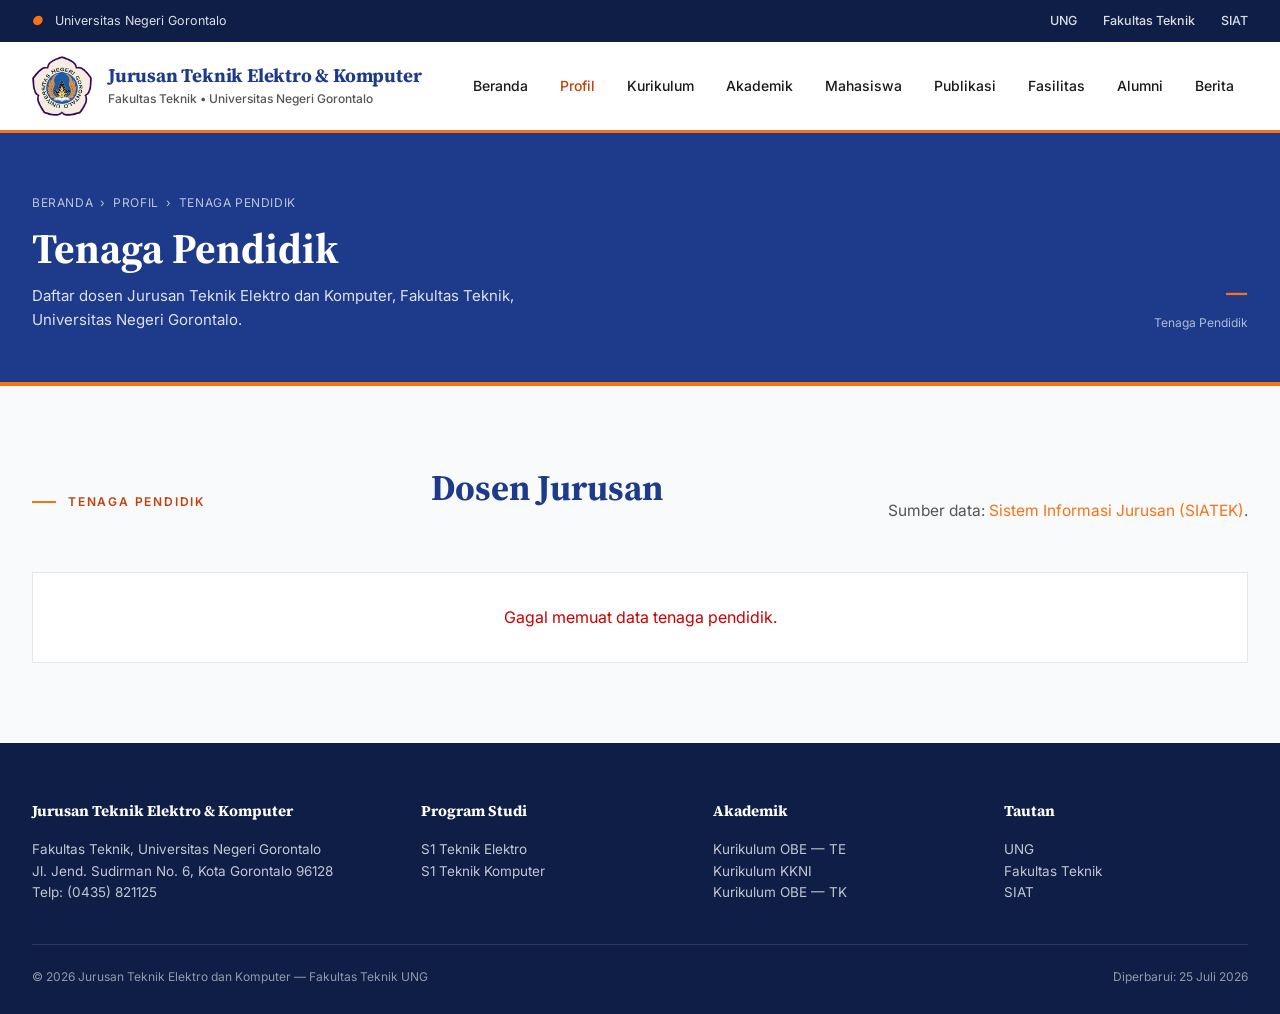
<file: dosen.html>
<!DOCTYPE html>
<html lang="id">
<head>
    <meta charset="UTF-8">
    <meta name="viewport" content="width=device-width, initial-scale=1.0">
    <title>Tenaga Pendidik — Jurusan Teknik Elektro dan Komputer UNG</title>
    <meta name="description" content="Daftar tenaga pendidik (dosen) Jurusan Teknik Elektro dan Komputer, Fakultas Teknik, Universitas Negeri Gorontalo.">
    <link rel="preconnect" href="https://fonts.googleapis.com">
    <link rel="preconnect" href="https://fonts.gstatic.com" crossorigin>
    <link href="https://fonts.googleapis.com/css2?family=Source+Serif+4:opsz,wght@8..60,400;8..60,600;8..60,700&family=Inter:wght@400;500;600;700&display=swap" rel="stylesheet">
<style>
        :root {
            --navy: #1E3A8A;
            --navy-deep: #0F1E47;
            --navy-light: #3B82F6;
            --accent: #F97316;
            --accent-dark: #C2410C;
            --text: #1A1A1A;
            --text-muted: #555555;
            --bg: #ffffff;
            --soft: #F9FAFB;
            --border: #E5E7EB;
        }
        * { margin: 0; padding: 0; box-sizing: border-box; }
        html { scroll-behavior: smooth; }
        body { font-family: 'Inter', -apple-system, sans-serif; color: var(--text); background: var(--bg); line-height: 1.6; -webkit-font-smoothing: antialiased; }
        a { text-decoration: none; color: inherit; }
        img { display: block; max-width: 100%; }
        .container { max-width: 1280px; margin: 0 auto; padding: 0 32px; }

        /* ============ UTILITY BAR ============ */
        .utility-bar { background: var(--navy-deep); color: rgba(255,255,255,0.85); font-size: 12.5px; padding: 11px 0; }
        .utility-bar .container { display: flex; justify-content: space-between; align-items: center; }
        .utility-bar a { color: rgba(255,255,255,0.85); margin-left: 22px; font-weight: 500; }
        .utility-bar a:hover { color: var(--accent); }

        /* ============ HEADER NAVBAR ============ */
        .header { background: var(--bg); border-bottom: 3px solid var(--accent); position: sticky; top: 0; z-index: 100; }
        .header .container { display: flex; align-items: center; justify-content: space-between; height: 88px; }
        .brand { display: flex; align-items: center; gap: 16px; }
        .brand-logo { width: 60px; height: 60px; flex-shrink: 0; }
        .brand-logo img { width: 100%; height: 100%; object-fit: contain; }
        .brand-text h1 { font-family: 'Source Serif 4', serif; font-size: 19px; font-weight: 700; color: var(--navy); line-height: 1.2; letter-spacing: -0.2px; }
        .brand-text span { font-size: 12px; color: var(--text-muted); font-weight: 500; display: block; margin-top: 3px; }

        .nav-menu { list-style: none; display: flex; gap: 4px; }
        .nav-menu > li { position: relative; }
        .nav-menu > li > a { display: block; padding: 10px 14px; font-size: 14px; font-weight: 500; color: var(--text); }
        .nav-menu > li > a:hover, .nav-menu > li:hover > a, .nav-menu > li.active > a { color: var(--accent-dark); }
        .dropdown { position: absolute; top: 100%; left: 0; background: #fff; border: 1px solid var(--border); border-top: 3px solid var(--accent); min-width: 240px; padding: 8px 0; opacity: 0; visibility: hidden; transform: translateY(8px); transition: all .18s; z-index: 99; }
        .nav-menu > li:hover .dropdown { opacity: 1; visibility: visible; transform: translateY(0); }
        .dropdown a { display: block; padding: 9px 18px; font-size: 13.5px; color: var(--text); }
        .dropdown a:hover { background: var(--soft); color: var(--accent-dark); }
        .dd-sep { height: 1px; background: var(--border); margin: 6px 12px; }
        .dd-label { display: block; padding: 8px 18px 4px; font-size: 11px; font-weight: 700; color: var(--text-muted); text-transform: uppercase; letter-spacing: .08em; }
        .dd-group { padding: 4px 0; }
        .dd-header { display: block; padding: 8px 18px 4px; font-size: 11.5px; font-weight: 700; color: var(--navy); text-transform: uppercase; letter-spacing: .06em; }
        .dd-group a { padding-left: 18px; padding-right: 18px; }
        /* Dropdown khusus Kurikulum (lebih lebar karena isi nested) */
        .nav-menu > li:has(.dd-group) .dropdown { min-width: 280px; }

        /* ============ HERO SECTION (REVISI) ============ */
        .hero { background: var(--soft); padding: 56px 0 0; border-bottom: 1px solid var(--border); }
        .hero-grid { display: grid; grid-template-columns: 1.05fr 1fr; gap: 64px; align-items: start; margin-bottom: 48px; }

        .hero-eyebrow { font-size: 12px; font-weight: 600; letter-spacing: .15em; color: var(--accent-dark); text-transform: uppercase; display: flex; align-items: center; gap: 12px; margin-bottom: 18px; }
        .hero-eyebrow::before { content: ""; width: 32px; height: 2px; background: var(--accent); }
        .hero-title { font-family: 'Source Serif 4', serif; font-size: 50px; font-weight: 700; color: var(--navy); line-height: 1.1; letter-spacing: -1.5px; margin-bottom: 22px; }
        .hero-title em { font-style: italic; color: var(--accent-dark); }
        .hero-lead { font-size: 16.5px; color: var(--text-muted); max-width: 520px; margin-bottom: 28px; }

        .hero-cta { display: flex; gap: 12px; margin-bottom: 36px; }
        .btn { display: inline-flex; align-items: center; padding: 12px 22px; font-size: 14px; font-weight: 600; border: 1px solid; cursor: pointer; }
        .btn-primary { background: var(--navy); color: #fff; border-color: var(--navy); }
        .btn-primary:hover { background: var(--navy-deep); }
        .btn-outline { background: transparent; color: var(--navy); border-color: var(--navy); }
        .btn-outline:hover { background: var(--navy); color: #fff; }

        .hero-stats { display: grid; grid-template-columns: repeat(4, 1fr); border-top: 1px solid var(--border); }
        .hero-stat { padding: 22px 0; border-right: 1px solid var(--border); }
        .hero-stat:last-child { border-right: 0; padding-right: 0; }
        .hero-stat:not(:first-child) { padding-left: 22px; }
        .hero-stat-num { font-family: 'Source Serif 4', serif; font-size: 30px; font-weight: 700; color: var(--navy); line-height: 1; }
        .hero-stat-lbl { font-size: 12px; color: var(--text-muted); text-transform: uppercase; letter-spacing: .06em; margin-top: 6px; }

        /* HERO IMAGE STAGE (KOTAK FOTO) */
        .hero-stage { position: relative; }
        .hero-frame { position: relative; height: 480px; background: var(--navy); overflow: hidden; }
        .hero-slide { position: absolute; inset: 0; opacity: 0; transition: opacity .8s; }
        .hero-slide.active { opacity: 1; }
        .hero-slide img { width: 100%; height: 100%; object-fit: cover; }
        .hero-slide::after { content: ""; position: absolute; inset: 0; background: linear-gradient(to top, rgba(0,27,61,0.85) 0%, rgba(0,27,61,0.3) 50%, transparent 100%); }
        .hero-caption { position: absolute; left: 0; right: 0; bottom: 0; padding: 24px 28px; color: #fff; z-index: 2; }
        .hero-caption-tag { display: inline-block; background: var(--accent); color: var(--navy-deep); font-size: 10.5px; font-weight: 700; letter-spacing: .12em; padding: 4px 10px; text-transform: uppercase; margin-bottom: 10px; }
        .hero-caption-text { font-family: 'Source Serif 4', serif; font-size: 20px; line-height: 1.3; font-weight: 600; max-width: 90%; }
        .hero-nav { position: absolute; top: 50%; transform: translateY(-50%); width: 100%; display: flex; justify-content: space-between; padding: 0 14px; z-index: 3; }
        .hero-nav button { width: 38px; height: 38px; background: rgba(255,255,255,0.92); border: 0; font-size: 16px; cursor: pointer; color: var(--navy); font-weight: 700; }
        .hero-nav button:hover { background: var(--accent); }
        .hero-dots { position: absolute; bottom: 14px; right: 18px; display: flex; gap: 6px; z-index: 3; }
        .hero-dots .dot { width: 22px; height: 3px; background: rgba(255,255,255,0.5); cursor: pointer; }
        .hero-dots .dot.on { background: var(--accent); }

        /* ============ SECTION DEFAULTS ============ */
        section { padding: 80px 0; }
        .section-eyebrow { font-size: 12px; font-weight: 600; letter-spacing: .15em; color: var(--accent-dark); text-transform: uppercase; margin-bottom: 12px; display: flex; align-items: center; gap: 12px; }
        .section-eyebrow::before { content: ""; width: 24px; height: 2px; background: var(--accent); }
        .section-title { font-family: 'Source Serif 4', serif; font-size: 36px; font-weight: 700; color: var(--navy); line-height: 1.2; margin-bottom: 14px; }
        .section-desc { font-size: 15.5px; color: var(--text-muted); max-width: 720px; }
        .section-head { display: flex; justify-content: space-between; align-items: flex-end; gap: 32px; margin-bottom: 48px; flex-wrap: wrap; }
        .section-head .desc { flex: 1; min-width: 300px; }
        .section-head-split { align-items: flex-start; }
        .section-head-left { flex: 0 0 auto; }
        .section-head-right { flex: 0 0 auto; text-align: right; }
        .section-head-right .section-title { margin-bottom: 0; }

        /* ============ PRODI SECTION ============ */
        .prodi { background: var(--bg); }
        .prodi-list { display: grid; grid-template-columns: repeat(3, 1fr); gap: 0; border-top: 2px solid var(--navy); border-bottom: 2px solid var(--navy); }
        .prodi-item { padding: 36px 32px 32px; border-right: 1px solid var(--border); position: relative; }
        .prodi-item:last-child { border-right: 0; }
        .prodi-num { font-family: 'Source Serif 4', serif; font-size: 36px; font-weight: 700; color: var(--accent); line-height: 1; margin-bottom: 12px; }
        .prodi-strata { font-size: 11px; font-weight: 600; color: var(--text-muted); letter-spacing: .1em; text-transform: uppercase; margin-bottom: 6px; }
        .prodi-item h3 { font-family: 'Source Serif 4', serif; font-size: 22px; font-weight: 700; color: var(--navy); line-height: 1.2; margin-bottom: 14px; }
        .prodi-visi { font-size: 13.5px; line-height: 1.55; color: var(--text); padding: 14px 0; border-top: 1px solid var(--border); border-bottom: 1px solid var(--border); margin-bottom: 14px; font-style: italic; }
        .prodi-visi::before { content: "Visi: "; font-style: normal; font-weight: 600; color: var(--accent-dark); font-size: 11px; letter-spacing: .08em; text-transform: uppercase; display: block; margin-bottom: 4px; }
        .prodi-kaprodi { font-size: 12.5px; color: var(--text-muted); }
        .prodi-kaprodi strong { display: block; color: var(--navy); font-size: 13.5px; margin-bottom: 2px; }

        /* ============ BERITA SECTION (REVISI TOTAL) ============ */
        .berita { background: var(--soft); }
        .berita-grid { display: grid; grid-template-columns: 1.1fr 1fr; gap: 40px; align-items: start; }
        .berita-main { background: #fff; border: 1px solid var(--border); }
        .berita-main-img { aspect-ratio: 16/10; overflow: hidden; background: var(--soft); }
        .berita-main-img img { width: 100%; height: 100%; object-fit: cover; }
        .berita-main-body { padding: 28px 32px 32px; }
        .berita-main-tag { display: inline-block; background: var(--navy); color: var(--accent); font-size: 10.5px; font-weight: 700; letter-spacing: .12em; padding: 4px 10px; text-transform: uppercase; margin-bottom: 14px; }
        .berita-meta { font-size: 12px; color: var(--text-muted); margin-bottom: 10px; text-transform: uppercase; letter-spacing: .06em; }
        .berita-main h2 { font-family: 'Source Serif 4', serif; font-size: 28px; line-height: 1.25; color: var(--navy); margin-bottom: 14px; font-weight: 700; }
        .berita-main p { font-size: 14.5px; color: var(--text-muted); }
        .berita-main-link { display: inline-block; margin-top: 18px; font-size: 13px; font-weight: 600; color: var(--accent-dark); border-bottom: 2px solid var(--accent); padding-bottom: 2px; }

        /* SIDE: UPDATE TERKINI (LAYOUT BENER) */
        .berita-side { background: #fff; border: 1px solid var(--border); }
        .berita-side-head { padding: 18px 24px; border-bottom: 2px solid var(--navy); display: flex; align-items: center; justify-content: space-between; }
        .berita-side-head h3 { font-family: 'Source Serif 4', serif; font-size: 20px; color: var(--navy); }
        .berita-side-head .sub { font-size: 11.5px; color: var(--accent-dark); font-weight: 600; letter-spacing: .08em; text-transform: uppercase; }
        .berita-side-list { padding: 0; }
        .berita-side-item { display: grid; grid-template-columns: 96px 1fr; gap: 18px; padding: 18px 24px; border-bottom: 1px solid var(--border); align-items: start; transition: background .15s; }
        .berita-side-item:last-child { border-bottom: 0; }
        .berita-side-item:hover { background: var(--soft); }
        .berita-side-img { aspect-ratio: 1; background: var(--soft); overflow: hidden; flex-shrink: 0; }
        .berita-side-img img { width: 100%; height: 100%; object-fit: cover; }
        .berita-side-item .date { font-size: 11px; color: var(--accent-dark); font-weight: 600; letter-spacing: .08em; text-transform: uppercase; margin-bottom: 4px; }
        .berita-side-item h4 { font-family: 'Source Serif 4', serif; font-size: 15px; line-height: 1.35; color: var(--text); font-weight: 600; }
        .berita-side-item:hover h4 { color: var(--navy); }

        /* ============ LABORATORIUM SECTION (REVISI: GAMBAR + KONEKTOR) ============ */
        .lab { background: var(--bg); }
        .lab-grid { display: grid; grid-template-columns: repeat(3, 1fr); gap: 0; border-top: 2px solid var(--navy); border-bottom: 2px solid var(--navy); }
        .lab-item { padding: 0; border-right: 1px solid var(--border); border-bottom: 1px solid var(--border); position: relative; }
        .lab-item:nth-child(3n) { border-right: 0; }
        .lab-item:nth-last-child(-n+3) { border-bottom: 0; }
        .lab-img { aspect-ratio: 4/3; overflow: hidden; background: var(--soft); }
        .lab-img img { width: 100%; height: 100%; object-fit: cover; transition: transform .4s; }
        .lab-item:hover .lab-img img { transform: scale(1.05); }
        .lab-body { padding: 18px 22px 22px; }
        .lab-code { font-family: 'Source Serif 4', serif; font-size: 11px; font-weight: 700; color: var(--accent-dark); letter-spacing: .15em; }
        .lab-body h3 { font-family: 'Source Serif 4', serif; font-size: 17px; color: var(--navy); margin: 4px 0 6px; font-weight: 700; }
        .lab-body p { font-size: 12.5px; color: var(--text-muted); line-height: 1.5; }

        /* ============ FOOTER ============ */
        footer { background: var(--navy-deep); color: rgba(255,255,255,0.75); padding: 56px 0 28px; font-size: 13.5px; }
        footer h5 { font-family: 'Source Serif 4', serif; font-size: 15px; color: #fff; margin-bottom: 16px; }
        footer a { color: rgba(255,255,255,0.75); }
        footer a:hover { color: var(--accent); }
        .footer-grid { display: grid; grid-template-columns: 1.4fr 1fr 1fr 1fr; gap: 48px; margin-bottom: 40px; }
        .footer-bot { border-top: 1px solid rgba(255,255,255,0.12); padding-top: 22px; display: flex; justify-content: space-between; font-size: 12px; color: rgba(255,255,255,0.55); }

        @media (max-width: 900px) {
            .hero-grid { grid-template-columns: 1fr; }
            .hero-title { font-size: 36px; }
            .hero-stats { grid-template-columns: repeat(2, 1fr); }
            .hero-stat { border-bottom: 1px solid var(--border); }
            .berita-grid { grid-template-columns: 1fr; }
            .prodi-list, .lab-grid { grid-template-columns: 1fr; }
            .prodi-item, .lab-item { border-right: 0; border-bottom: 1px solid var(--border); }
            .footer-grid { grid-template-columns: 1fr 1fr; }
            .section-title { font-size: 28px; }
        }
    
        /* ============ PROFIL PAGE SPECIFIC ============ */
        .page-banner { background: var(--navy); color: #fff; padding: 60px 0 50px; border-bottom: 4px solid var(--accent); }
        .page-banner .container { display: flex; align-items: flex-end; justify-content: space-between; gap: 32px; flex-wrap: wrap; }
        .breadcrumb { font-size: 12px; color: rgba(255,255,255,0.7); letter-spacing: .05em; text-transform: uppercase; margin-bottom: 12px; }
        .breadcrumb a { color: rgba(255,255,255,0.7); }
        .breadcrumb a:hover { color: var(--accent); }
        .page-banner h1 { font-family: 'Source Serif 4', serif; font-size: 42px; font-weight: 700; line-height: 1.15; max-width: 720px; }
        .page-banner .lede { color: rgba(255,255,255,0.85); max-width: 540px; font-size: 15px; margin-top: 12px; }
        .page-banner-meta { font-size: 12px; color: rgba(255,255,255,0.65); text-align: right; }
        .page-banner-meta strong { display: block; color: var(--accent); font-size: 28px; font-family: 'Source Serif 4', serif; font-weight: 700; }

        #sejarah { background: var(--soft); }
        .sejarah-grid { display: grid; grid-template-columns: 1.1fr 1fr; gap: 56px; align-items: start; }
        .sejarah-prose { font-size: 15.5px; color: var(--text); }
        .sejarah-prose p { margin-bottom: 16px; }
        .sejarah-prose strong { color: var(--navy); }
        .ketua-list { background: #fff; border: 1px solid var(--border); border-left: 4px solid var(--accent); }
        .ketua-list h4 { background: var(--navy); color: #fff; font-family: 'Source Serif 4', serif; padding: 16px 22px; font-size: 16px; }
        .ketua-list table { width: 100%; border-collapse: collapse; font-size: 14px; }
        .ketua-list th, .ketua-list td { padding: 10px 22px; text-align: left; border-bottom: 1px solid var(--border); }
        .ketua-list th { background: var(--soft); font-weight: 600; font-size: 12px; letter-spacing: .05em; text-transform: uppercase; color: var(--text-muted); }
        .ketua-list td:first-child { color: var(--accent-dark); font-family: 'Source Serif 4', serif; font-weight: 600; width: 90px; }

        #visi-misi .vm-grid { display: grid; grid-template-columns: 1fr 1.2fr; gap: 48px; align-items: start; }
        .vm-card { background: var(--soft); border-top: 4px solid var(--accent); padding: 36px 32px; }
        .vm-card .lbl { font-size: 12px; font-weight: 600; color: var(--accent-dark); letter-spacing: .15em; text-transform: uppercase; margin-bottom: 14px; }
        .vm-card h3 { font-family: 'Source Serif 4', serif; font-size: 22px; color: var(--navy); line-height: 1.4; margin-bottom: 18px; }
        .vm-misi { background: #fff; border: 1px solid var(--border); border-left: 4px solid var(--navy); }
        .vm-misi h4 { padding: 22px 28px 14px; font-family: 'Source Serif 4', serif; font-size: 20px; color: var(--navy); border-bottom: 1px solid var(--border); }
        .vm-misi ol { padding: 18px 28px 26px 50px; }
        .vm-misi li { font-size: 14.5px; margin-bottom: 12px; }
        .vm-misi li strong { color: var(--navy); display: block; margin-bottom: 2px; }

        .tujuan { margin-top: 36px; background: var(--navy); color: #fff; padding: 36px 40px; }
        .tujuan h4 { font-family: 'Source Serif 4', serif; font-size: 22px; margin-bottom: 18px; }
        .tujuan ul { list-style: none; column-count: 2; column-gap: 32px; }
        .tujuan li { padding: 6px 0 6px 24px; position: relative; font-size: 14px; line-height: 1.5; }
        .tujuan li::before { content: "✓"; position: absolute; left: 0; color: var(--accent); font-weight: 700; }

        #struktur { background: var(--soft); }
        .pimpinan-grid { display: grid; grid-template-columns: repeat(auto-fill, minmax(260px, 1fr)); gap: 24px; }
        .pimpinan-card { background: #fff; border: 1px solid var(--border); padding: 24px; transition: border-color .15s, box-shadow .15s; }
        .pimpinan-card:hover { border-color: var(--accent); box-shadow: 0 4px 14px rgba(15, 35, 70, 0.06); }
        .pimpinan-foto-wrap { width: 96px; height: 96px; margin: 0 auto 18px; position: relative; background: var(--soft); border-radius: 50%; overflow: hidden; }
        .pimpinan-foto { width: 100%; height: 100%; object-fit: cover; display: block; }
        .pimpinan-foto-fallback { position: absolute; inset: 0; display: none; align-items: center; justify-content: center; font-family: 'Source Serif 4', serif; font-weight: 700; font-size: 28px; color: var(--navy); background: var(--soft); }
        .pimpinan-body { text-align: center; }
        .pimpinan-jabatan { font-size: 11px; font-weight: 600; color: var(--accent-dark); letter-spacing: .12em; text-transform: uppercase; margin-bottom: 8px; line-height: 1.4; min-height: 30px; display: flex; align-items: center; justify-content: center; }
        .pimpinan-nama { font-family: 'Source Serif 4', serif; font-weight: 600; color: var(--navy); font-size: 15.5px; line-height: 1.35; margin-bottom: 6px; }
        .pimpinan-bidang { font-size: 13px; color: var(--text-muted); font-style: italic; line-height: 1.4; }
        .pimpinan-scholar { display: inline-flex; align-items: center; justify-content: center; width: 28px; height: 28px; margin-top: 10px; color: var(--navy); border: 1px solid var(--border); border-radius: 50%; transition: color .15s, border-color .15s; }
        .pimpinan-scholar:hover { color: var(--accent); border-color: var(--accent); }

        @media (max-width: 900px) {
            .sejarah-grid, #visi-misi .vm-grid { grid-template-columns: 1fr; }
            .tujuan ul { column-count: 1; }
            .page-banner h1 { font-size: 32px; }
            .section-title { font-size: 28px; }
        }

    
        /* ============ DOSEN GRID ============ */
        #dosen .dosen-grid { display: grid; grid-template-columns: repeat(auto-fill, minmax(220px, 1fr)); gap: 20px; }
        .dosen-card { background: #fff; border: 1px solid var(--border); padding: 20px 16px; text-align: center; transition: border-color .15s, box-shadow .15s; }
        .dosen-card:hover { border-color: var(--accent); box-shadow: 0 4px 14px rgba(15, 35, 70, 0.06); }
        .dosen-foto-wrap { width: 100px; height: 130px; margin: 0 auto 14px; position: relative; background: var(--soft); overflow: hidden; }
        .dosen-foto { width: 100%; height: 100%; object-fit: cover; object-position: top; display: block; }
        .dosen-foto-fallback { position: absolute; inset: 0; display: none; align-items: center; justify-content: center; font-family: 'Source Serif 4', serif; font-weight: 700; font-size: 28px; color: var(--navy); background: var(--soft); }
        .dosen-nama { font-family: 'Source Serif 4', serif; font-weight: 600; color: var(--navy); font-size: 14px; line-height: 1.35; margin-bottom: 4px; min-height: 38px; }
        .dosen-bidang { font-size: 12px; color: var(--text-muted); font-style: italic; line-height: 1.4; min-height: 34px; }
        .dosen-scholar { display: inline-flex; align-items: center; justify-content: center; width: 28px; height: 28px; margin-top: 8px; color: var(--navy); border: 1px solid var(--border); border-radius: 50%; transition: color .15s, border-color .15s; }
        .dosen-scholar:hover { color: var(--accent); border-color: var(--accent); }


        /* ============ HAMBURGER (mobile) ============ */
        .hamburger { display: none; background: none; border: 0; padding: 8px; cursor: pointer; color: var(--navy); }
        .hamburger svg { display: block; }
        body.menu-open { overflow: hidden; }
        .backdrop { display: none; position: fixed; inset: 0; background: rgba(15, 30, 71, 0.4); z-index: 99; }
        body.menu-open .backdrop { display: block; }

        /* ============ RESPONSIVE ============ */
        @media (max-width: 1100px) {
            .container { padding: 0 24px; }
            .header .container { height: 76px; }
            .brand-text h1 { font-size: 17px; }
            .brand-text span { font-size: 11.5px; }
            .nav-menu > li > a { padding: 10px 10px; font-size: 13.5px; }
            .hero-title { font-size: 38px; }
            .section-title { font-size: 30px; }
        }
        @media (max-width: 900px) {
            .hamburger { display: flex; align-items: center; justify-content: center; }
            .header .container { height: 70px; }
            .brand-text h1 { font-size: 15.5px; }
            .brand-text span { display: none; }
            .brand-logo { width: 48px; height: 48px; }
            .nav-menu {
                position: fixed;
                top: 0; right: 0;
                width: min(340px, 86vw);
                height: 100vh;
                background: #fff;
                flex-direction: column;
                align-items: stretch;
                padding: 80px 0 24px;
                margin: 0;
                gap: 0;
                box-shadow: -2px 0 16px rgba(15, 30, 71, 0.10);
                transform: translateX(100%);
                transition: transform .25s ease;
                z-index: 100;
                overflow-y: auto;
            }
            body.menu-open .nav-menu { transform: translateX(0); }
            .nav-menu > li { width: 100%; }
            .nav-menu > li > a {
                padding: 14px 22px;
                font-size: 15px;
                border-bottom: 1px solid var(--border);
            }
            .nav-menu > li.active > a {
                color: var(--accent-dark);
                background: var(--soft);
                border-left: 3px solid var(--accent);
                padding-left: 19px;
            }
            .dropdown {
                position: static;
                opacity: 1;
                visibility: visible;
                transform: none;
                border: 0;
                border-top: 0;
                min-width: 0;
                width: 100%;
                background: var(--soft);
                padding: 0;
                max-height: 0;
                overflow: hidden;
                transition: max-height .25s ease;
            }
            .nav-menu > li.is-open .dropdown { max-height: 800px; }
            .dropdown a { padding: 11px 22px 11px 32px; font-size: 14px; border-bottom: 1px solid #eee; }
            .dd-sep { display: none; }
            .dd-header { padding: 10px 22px 4px 32px; font-size: 11px; }
            .dd-group a { padding-left: 32px; padding-right: 22px; }
            .nav-menu > li:has(.dd-group) .dropdown { min-width: 0; }
            .hero { padding: 40px 0 0; }
            .hero-grid { grid-template-columns: 1fr; gap: 32px; }
            .hero-title { font-size: 30px; }
            .hero-stats { grid-template-columns: repeat(2, 1fr); }
            .hero-stat { border-bottom: 1px solid var(--border); }
            .section-title { font-size: 26px; }
            .berita-grid { grid-template-columns: 1fr; }
            .prodi-list, .lab-grid { grid-template-columns: 1fr; }
            .prodi-item, .lab-item { border-right: 0; border-bottom: 1px solid var(--border); }
            .footer-grid { grid-template-columns: 1fr; gap: 28px; }
            .page-banner .container { flex-direction: column; align-items: flex-start; }
            .page-banner-meta { text-align: left; }
        }
        @media (max-width: 640px) {
            .container { padding: 0 20px; }
            .utility-bar { font-size: 11.5px; padding: 9px 0; }
            .utility-bar .container > div:last-child a { margin-left: 12px; }
            .utility-bar .container > div:last-child { display: none; }
            .hero-title { font-size: 26px; }
            .hero-lead { font-size: 15px; }
            .hero-cta { flex-direction: column; }
            .hero-cta .btn { width: 100%; }
            .section-head-split { flex-direction: column; align-items: flex-start; }
            .section-head-split .section-head-right { text-align: left; }
            .pimpinan-grid { grid-template-columns: repeat(2, 1fr); gap: 14px; }
            .pimpinan-card { padding: 18px 12px; }
            .pimpinan-foto-wrap { width: 80px; height: 80px; }
            .pimpinan-nama { font-size: 14px; }
            .dosen-grid { grid-template-columns: repeat(2, 1fr); gap: 12px; }
            .dosen-card { padding: 16px 10px; }
            .dosen-foto-wrap { width: 88px; height: 112px; }
            .dosen-nama { font-size: 13px; }
            .footer-bot { flex-direction: column; gap: 8px; text-align: center; }
        }
        @media (max-width: 420px) {
            .brand-text h1 { font-size: 14px; }
            .pimpinan-grid { grid-template-columns: 1fr; }
            .dosen-grid { grid-template-columns: 1fr 1fr; }
        }

</style>
</head>
<body>

<!-- utility bar -->
<div class="utility-bar">
    <div class="container">
        <div><i style="color:var(--accent);">●</i> &nbsp; Universitas Negeri Gorontalo</div>
        <div>
            <a href="https://www.ung.ac.id/" target="_blank">UNG</a>
            <a href="https://ft.ung.ac.id/" target="_blank">Fakultas Teknik</a>
            <a href="https://siat.ung.ac.id/" target="_blank">SIAT</a>
        </div>
    </div>
</div>

<header class="header">
    <div class="container">
        <div class="brand">
            <div class="brand-logo"><img src="assets/logo.jpg" alt="Logo Jurusan"></div>
            <div class="brand-text">
                <h1>Jurusan Teknik Elektro &amp; Komputer</h1>
                <span>Fakultas Teknik &bull; Universitas Negeri Gorontalo</span>
            </div>
        </div>
        <nav>
            <ul class="nav-menu" id="primary-nav">
                <li><a href="index.html">Beranda</a></li>
                <li class="active">
                    <a href="profil.html">Profil</a>
                    <div class="dropdown">
                        <a href="profil.html#sejarah">Sejarah</a>
                        <a href="profil.html#visi-misi">Visi &amp; Misi</a>
                        <a href="profil.html#struktur">Struktur Organisasi</a>
                        <a href="dosen.html">Tenaga Pendidik</a>
                    </div>
                </li>
                <li>
                    <a href="kurikulum.html">Kurikulum</a>
                    <div class="dropdown">
                        <div class="dd-group">
                            <div class="dd-header">S1 Pendidikan Vokasional Rekayasa Elektro</div>
                            <a href="kurikulum.html#pv-2025">Kurikulum 2025</a>
                        </div>
                        <div class="dd-sep"></div>
                        <div class="dd-group">
                            <div class="dd-header">S1 Teknik Elektro</div>
                            <a href="kurikulum.html#te-2025">Kurikulum 2025</a>
                            <a href="kurikulum.html#te-2017">Kurikulum 2017</a>
                        </div>
                        <div class="dd-sep"></div>
                        <div class="dd-group">
                            <div class="dd-header">S1 Teknik Komputer</div>
                            <a href="kurikulum.html#tk-2025">Kurikulum 2025</a>
                        </div>
                    </div>
                </li>
                <li>
                    <a href="akademik.html">Akademik</a>
                    <div class="dropdown">
                        <a href="akademik.html#panduan-sop">Dokumen Panduan dan SOP</a>
                        <a href="akademik.html#penjamin-mutu">Dokumen Dan Penjamin Mutu</a>
                        <a href="akademik.html#dokumen-kurikulum">Dokumen Kurikulum</a>
                        <a href="akademik.html#akreditas">Dokumen Akreditas</a>
                        <a href="akademik.html#laporan-kinerja">Laporan Kinerja</a>
                    </div>
                </li>
                <li><a href="mahasiswa.html">Mahasiswa</a></li>
                <li><a href="publikasi.html">Publikasi</a></li>
                <li><a href="fasilitas.html">Fasilitas</a></li>
                <li><a href="alumni.html">Alumni</a></li>
                <li><a href="berita.html">Berita</a></li>
            </ul>
        </nav>
            <button class="hamburger" id="hamburgerBtn" aria-label="Buka menu" aria-expanded="false" aria-controls="primary-nav">
                <svg viewBox="0 0 24 24" width="26" height="26" fill="none" stroke="currentColor" stroke-width="2.2" stroke-linecap="round">
                    <line x1="4" y1="7" x2="20" y2="7"/>
                    <line x1="4" y1="12" x2="20" y2="12"/>
                    <line x1="4" y1="17" x2="20" y2="17"/>
                </svg>
            </button>
        
        <div class="backdrop" id="menuBackdrop"></div>
    </div>
</header>

<!-- page banner -->
<section class="page-banner">
    <div class="container">
        <div>
            <div class="breadcrumb"><a href="index.html">Beranda</a> &nbsp;&rsaquo;&nbsp; <a href="profil.html">Profil</a> &nbsp;&rsaquo;&nbsp; Tenaga Pendidik</div>
            <h1>Tenaga Pendidik</h1>
            <p class="lede">Daftar dosen Jurusan Teknik Elektro dan Komputer, Fakultas Teknik, Universitas Negeri Gorontalo.</p>
        </div>
        <div class="page-banner-meta">
            <strong id="dosenCount">—</strong>
            Tenaga Pendidik
        </div>
    </div>
</section>

<!-- TENAGA PENDIDIK -->
<section id="dosen" style="background: var(--soft);">
    <div class="container">
        <div class="section-head">
            <div class="section-eyebrow">Tenaga Pendidik</div>
            <h2 class="section-title">Dosen Jurusan</h2>
            <p class="section-desc">Sumber data: <a href="https://temp.ikad-developer.my.id/elektro/daftar-dosen" target="_blank" rel="noopener" style="color:var(--accent);">Sistem Informasi Jurusan (SIATEK)</a>.</p>
        </div>
        <div class="dosen-grid" id="dosenGrid">
            <div class="dosen-card" style="grid-column: 1 / -1; padding: 40px; color: var(--text-muted); text-align: center;">Memuat data tenaga pendidik...</div>
        </div>
    </div>
</section>

<footer>
    <div class="container">
        <div class="footer-grid">
            <div>
                <h5>Jurusan Teknik Elektro &amp; Komputer</h5>
                <p>Fakultas Teknik, Universitas Negeri Gorontalo<br>Jl. Jend. Sudirman No. 6, Kota Gorontalo 96128<br>Telp: (0435) 821125</p>
            </div>
            <div>
                <h5>Program Studi</h5>
                <p><a href="prodi.html#te">S1 Teknik Elektro</a></p>
                <p><a href="prodi.html#tk">S1 Teknik Komputer</a></p>
            </div>
            <div>
                <h5>Akademik</h5>
                <p><a href="akademik.html#kurikulum-te">Kurikulum OBE &mdash; TE</a></p>
                <p><a href="akademik.html#kurikulum-kkni">Kurikulum KKNI</a></p>
                <p><a href="akademik.html#kurikulum-tk">Kurikulum OBE &mdash; TK</a></p>
            </div>
            <div>
                <h5>Tautan</h5>
                <p><a href="https://www.ung.ac.id/" target="_blank">UNG</a></p>
                <p><a href="https://ft.ung.ac.id/" target="_blank">Fakultas Teknik</a></p>
                <p><a href="https://siat.ung.ac.id/" target="_blank">SIAT</a></p>
            </div>
        </div>
        <div class="footer-bot">
            <div>&copy; 2026 Jurusan Teknik Elektro dan Komputer &mdash; Fakultas Teknik UNG</div>
            <div>Diperbarui: 25 Juli 2026</div>
        </div>
    </div>
</footer>

<script>
    const API = 'https://temp.ikad-developer.my.id/elektro';

    // ---- TENAGA PENDIDIK ----
    // Data dari API https://temp.ikad-developer.my.id/elektro/daftar-dosen
    // Field: nama, profil, scholar, bidang keahlian
    (function() {
        const grid = document.getElementById('dosenGrid');
        const countEl = document.getElementById('dosenCount');
        if (!grid) return;
        fetch(API + '/daftar-dosen')
            .then(r => r.json())
            .then(data => {
                if (!Array.isArray(data) || !data.length) return;
                if (countEl) countEl.textContent = data.length;
                const cards = data.map(p => {
                    const nama = (p.nama || '').trim();
                    const parts = nama.split(/[\s,]+/).filter(s => s && !/^[A-Z]\.?$|ST|MT|S\.Pd|M\.Eng|S\.Kom|M\.Kom|S\.Si|M\.Si|Ph\.D|CDSEA|ASEAN|IPU|Eng/i.test(s));
                    const initials = (parts[0] ? parts[0][0] : '') + (parts[1] ? parts[1][0] : '');
                    const fbText = initials.toUpperCase() || '—';
                    const foto = p.profil ? `<img class="dosen-foto" src="${p.profil}" alt="${nama}" loading="lazy" onerror="this.style.display='none';this.nextElementSibling.style.display='flex';">` : '';
                    const fb = `<div class="dosen-foto-fallback">${fbText}</div>`;
                    const scholar = p.scholar ? `<a href="${p.scholar}" target="_blank" rel="noopener" class="dosen-scholar" title="Google Scholar" aria-label="Google Scholar"><svg viewBox="0 0 24 24" width="14" height="14" fill="currentColor"><path d="M5.242 13.769L0 9.5 12 0l12 9.5-5.242 4.269C17.548 11.249 14.978 9.5 12 9.5c-2.977 0-5.548 1.748-6.758 4.269zM12 10a7 7 0 1 0 0 14 7 7 0 0 0 0-14z"/></svg></a>` : '';
                    return `
                        <div class="dosen-card">
                            <div class="dosen-foto-wrap">
                                ${foto}
                                ${fb}
                            </div>
                            <div class="dosen-body">
                                <div class="dosen-nama">${nama}</div>
                                ${p['bidang keahlian'] ? `<div class="dosen-bidang">${p['bidang keahlian']}</div>` : ''}
                                ${scholar}
                            </div>
                        </div>
                    `;
                }).join('');
                grid.innerHTML = cards;
            })
            .catch(() => {
                grid.innerHTML = '<div class="dosen-card" style="grid-column: 1 / -1; padding:32px;color:#c00;">Gagal memuat data tenaga pendidik.</div>';
            });
    })();

    // ---- MOBILE MENU ----
    (function() {
        const btn = document.getElementById('hamburgerBtn');
        const backdrop = document.getElementById('menuBackdrop');
        if (!btn) return;

        function closeMenu() {
            document.body.classList.remove('menu-open');
            btn.setAttribute('aria-expanded', 'false');
            document.querySelectorAll('.nav-menu > li.is-open').forEach(li => li.classList.remove('is-open'));
            document.querySelectorAll('.nav-menu > li > a[aria-expanded]').forEach(a => a.setAttribute('aria-expanded', 'false'));
        }
        function openMenu() {
            document.body.classList.add('menu-open');
            btn.setAttribute('aria-expanded', 'true');
        }

        btn.addEventListener('click', () => {
            if (document.body.classList.contains('menu-open')) closeMenu();
            else openMenu();
        });
        if (backdrop) backdrop.addEventListener('click', closeMenu);

        // Click dropdown toggle (untuk touch + mobile)
        document.querySelectorAll('.nav-menu > li > a').forEach(a => {
            const li = a.parentElement;
            if (!li.querySelector('.dropdown')) return;
            a.addEventListener('click', (e) => {
                if (window.matchMedia('(max-width: 900px)').matches) {
                    e.preventDefault();
                    const open = li.classList.toggle('is-open');
                    a.setAttribute('aria-expanded', open ? 'true' : 'false');
                }
            });
        });

        // Close menu saat klik link dropdown
        document.querySelectorAll('.nav-menu .dropdown a').forEach(a => {
            a.addEventListener('click', () => closeMenu());
        });

        document.addEventListener('keydown', (e) => { if (e.key === 'Escape') closeMenu(); });
        window.addEventListener('resize', () => {
            if (!window.matchMedia('(max-width: 900px)').matches) closeMenu();
        });
    })();

</script>

</body>
</html>
</file>
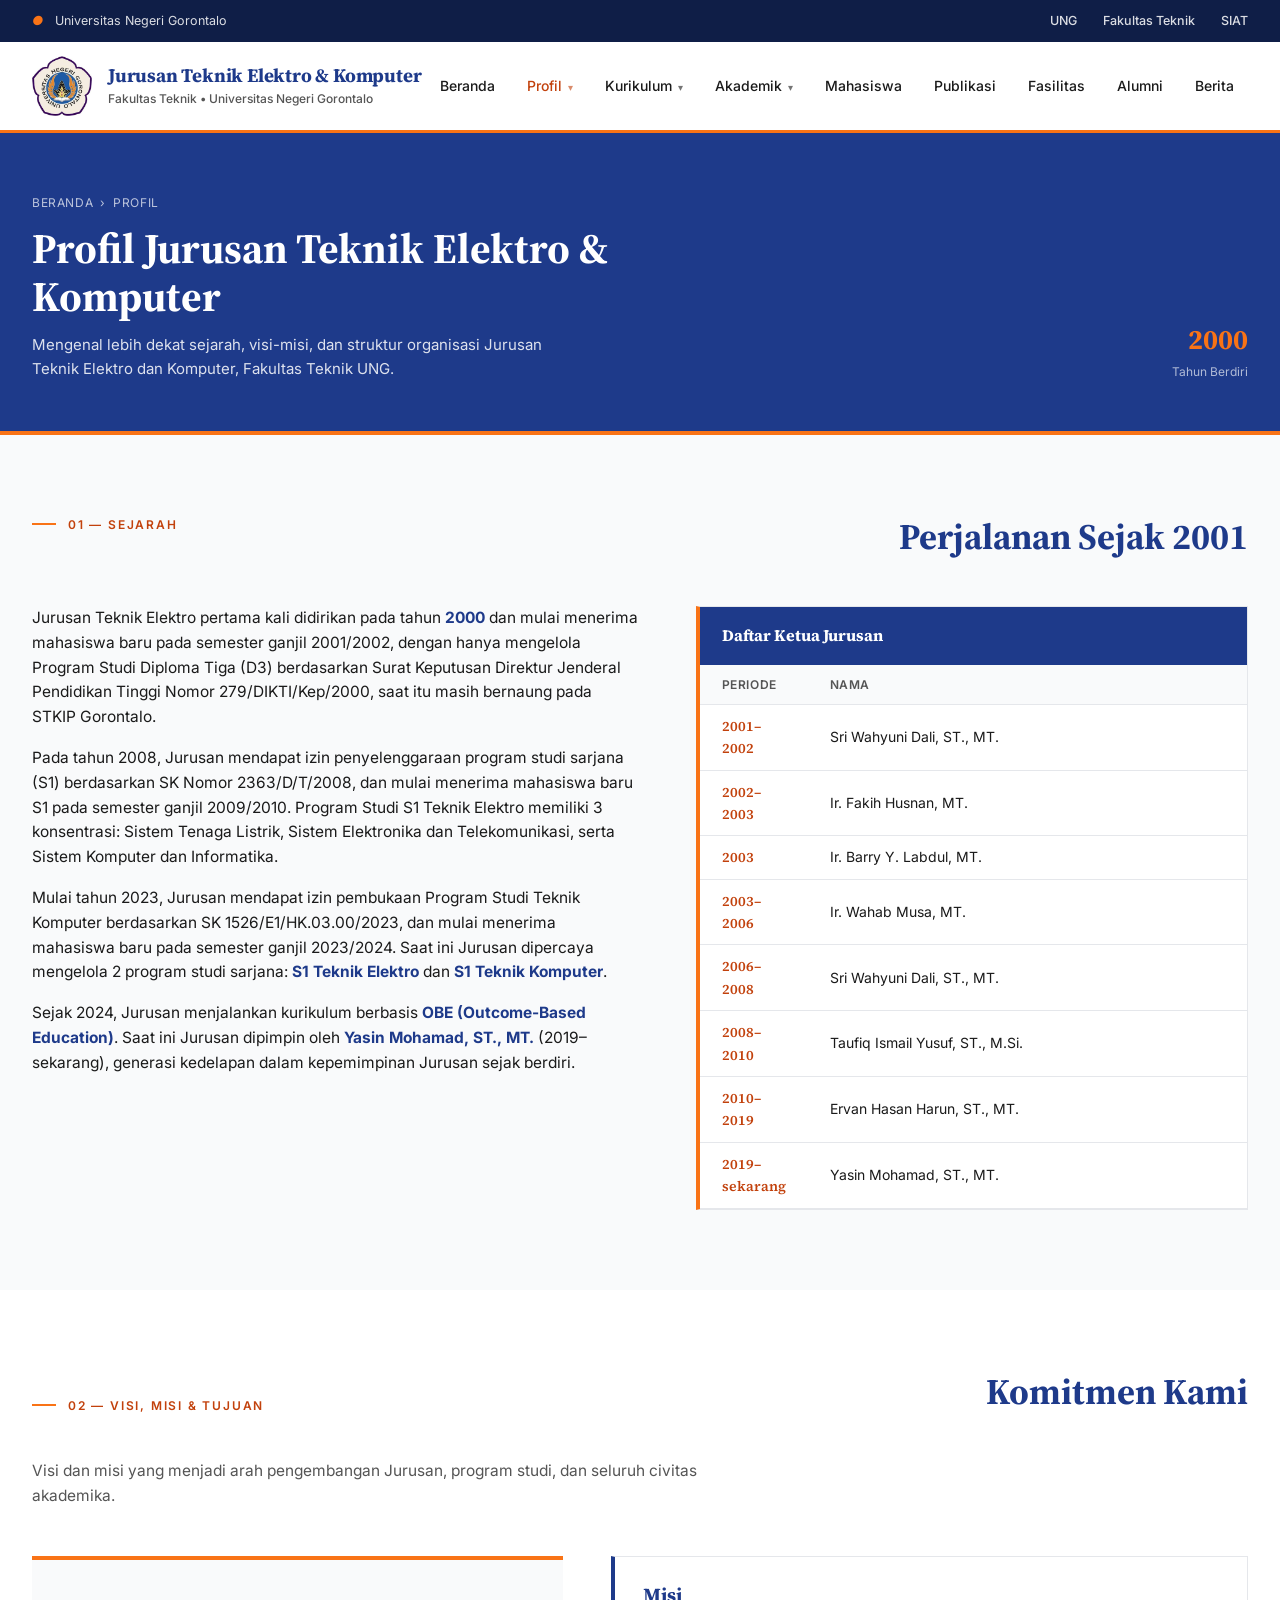
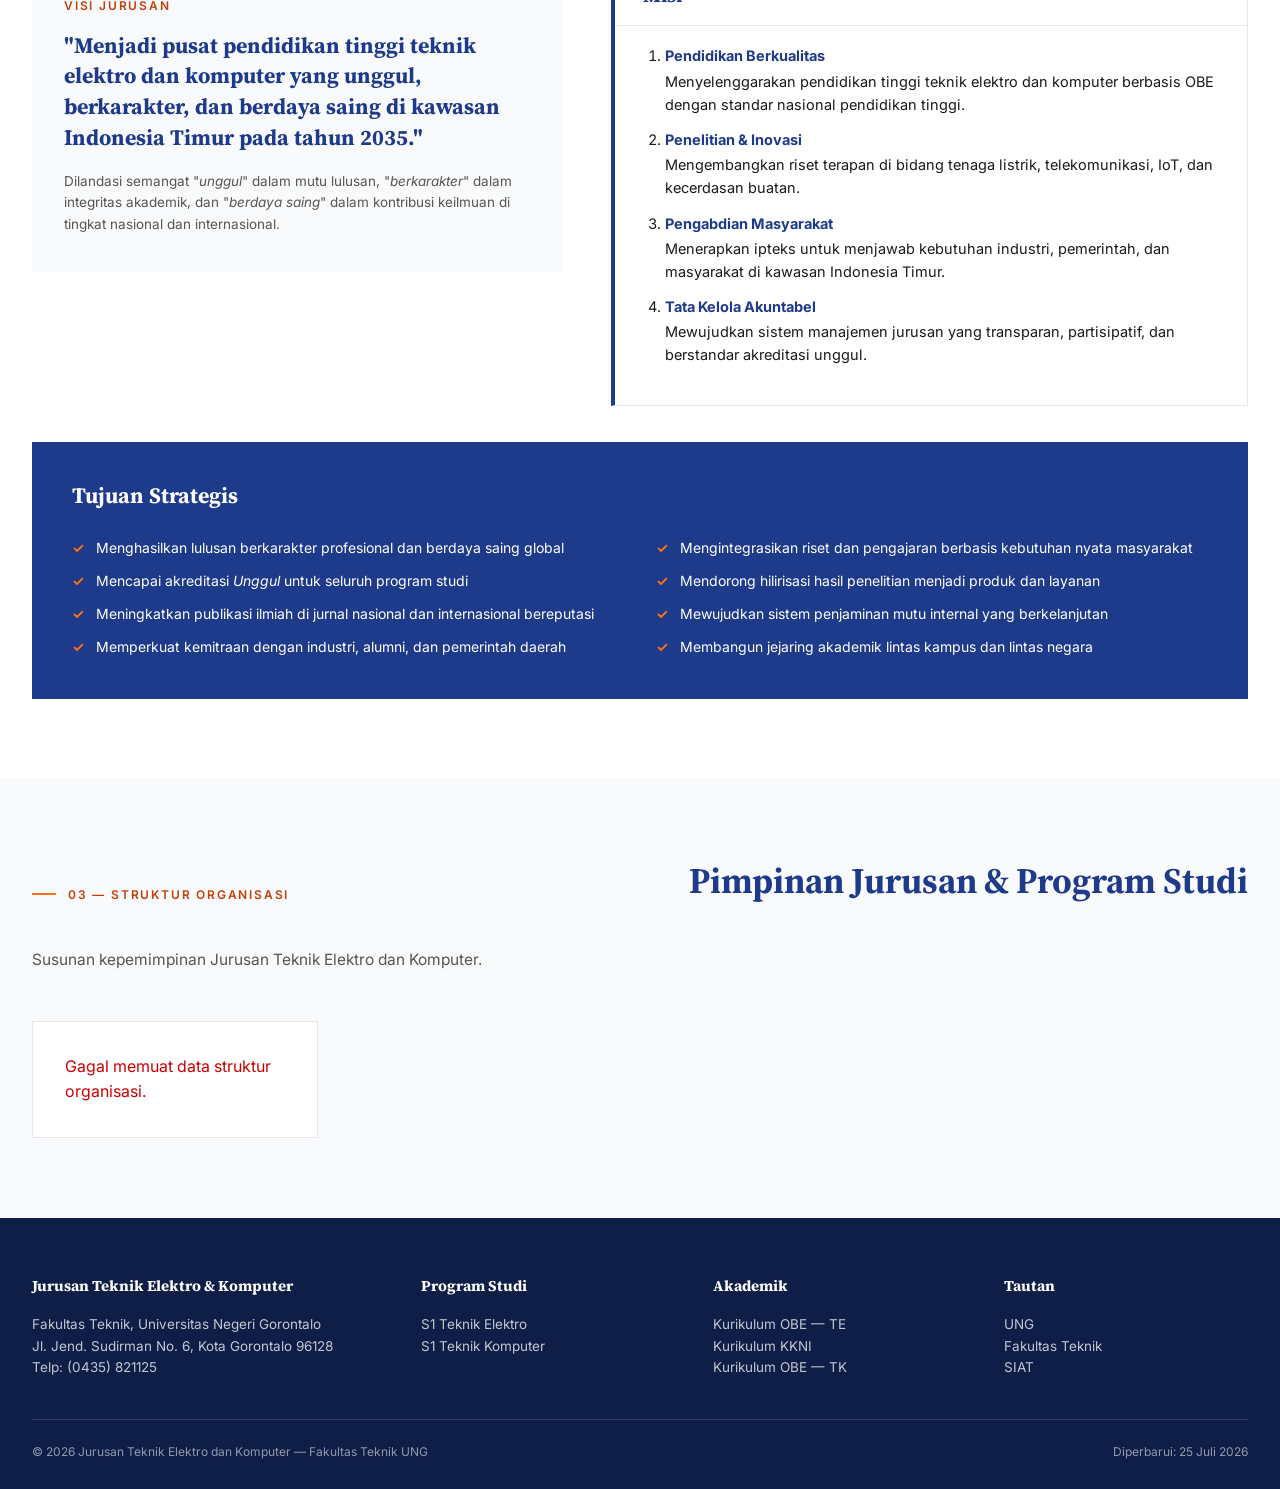
<file: profil.html>
<!DOCTYPE html>
<html lang="id">
<head>
    <meta charset="UTF-8">
    <meta name="viewport" content="width=device-width, initial-scale=1.0">
    <title>Profil Jurusan — Teknik Elektro dan Komputer UNG</title>
    <meta name="description" content="Profil Jurusan Teknik Elektro dan Komputer, Fakultas Teknik, Universitas Negeri Gorontalo. Sejarah, visi-misi, dan struktur organisasi.">
    <link rel="preconnect" href="https://fonts.googleapis.com">
    <link rel="preconnect" href="https://fonts.gstatic.com" crossorigin>
    <link href="https://fonts.googleapis.com/css2?family=Source+Serif+4:opsz,wght@8..60,400;8..60,600;8..60,700&family=Inter:wght@400;500;600;700&display=swap" rel="stylesheet">
<style>
        :root {
            --navy: #1E3A8A;
            --navy-deep: #0F1E47;
            --navy-light: #3B82F6;
            --accent: #F97316;
            --accent-dark: #C2410C;
            --text: #1A1A1A;
            --text-muted: #555555;
            --bg: #ffffff;
            --soft: #F9FAFB;
            --border: #E5E7EB;
        }
        * { margin: 0; padding: 0; box-sizing: border-box; }
        html { scroll-behavior: smooth; }
        body { font-family: 'Inter', -apple-system, sans-serif; color: var(--text); background: var(--bg); line-height: 1.6; -webkit-font-smoothing: antialiased; }
        a { text-decoration: none; color: inherit; }
        img { display: block; max-width: 100%; }
        .container { max-width: 1280px; margin: 0 auto; padding: 0 32px; }

        /* ============ UTILITY BAR ============ */
        .utility-bar { background: var(--navy-deep); color: rgba(255,255,255,0.85); font-size: 12.5px; padding: 11px 0; }
        .utility-bar .container { display: flex; justify-content: space-between; align-items: center; }
        .utility-bar a { color: rgba(255,255,255,0.85); margin-left: 22px; font-weight: 500; }
        .utility-bar a:hover { color: var(--accent); }

        /* ============ HEADER NAVBAR ============ */
        .header { background: var(--bg); border-bottom: 3px solid var(--accent); position: sticky; top: 0; z-index: 100; }
        .header .container { display: flex; align-items: center; justify-content: space-between; height: 88px; }
        .brand { display: flex; align-items: center; gap: 16px; }
        .brand-logo { width: 60px; height: 60px; flex-shrink: 0; }
        .brand-logo img { width: 100%; height: 100%; object-fit: contain; }
        .brand-text h1 { font-family: 'Source Serif 4', serif; font-size: 19px; font-weight: 700; color: var(--navy); line-height: 1.2; letter-spacing: -0.2px; }
        .brand-text span { font-size: 12px; color: var(--text-muted); font-weight: 500; display: block; margin-top: 3px; }

        .nav-menu { list-style: none; display: flex; gap: 4px; }
        .nav-menu > li { position: relative; }
        .nav-menu > li > a { display: block; padding: 10px 14px; font-size: 14px; font-weight: 500; color: var(--text); }
        .nav-menu > li > a.dropdown-trigger::after { content: "▾"; margin-left: 6px; font-size: 10px; opacity: 0.6; }
        .nav-menu > li > a:hover, .nav-menu > li:hover > a, .nav-menu > li.active > a { color: var(--accent-dark); }
        .dropdown { position: absolute; top: 100%; left: 0; background: #fff; border: 1px solid var(--border); border-top: 3px solid var(--accent); min-width: 240px; padding: 8px 0; opacity: 0; visibility: hidden; transform: translateY(8px); transition: all .18s; z-index: 99; }
        .nav-menu > li:hover .dropdown { opacity: 1; visibility: visible; transform: translateY(0); }
        .dropdown a { display: block; padding: 9px 18px; font-size: 13.5px; color: var(--text); }
        .dropdown a:hover { background: var(--soft); color: var(--accent-dark); }
        .dd-sep { height: 1px; background: var(--border); margin: 6px 12px; }
        .dd-label { display: block; padding: 8px 18px 4px; font-size: 11px; font-weight: 700; color: var(--text-muted); text-transform: uppercase; letter-spacing: .08em; }
        .dd-group { padding: 4px 0; }
        .dd-header { display: block; padding: 8px 18px 4px; font-size: 11.5px; font-weight: 700; color: var(--navy); text-transform: uppercase; letter-spacing: .06em; }
        .dd-group a { padding-left: 18px; padding-right: 18px; }
        /* Dropdown khusus Kurikulum (lebih lebar karena isi nested) */
        .nav-menu > li:has(.dd-group) .dropdown { min-width: 280px; }

        /* ============ HERO SECTION (REVISI) ============ */
        .hero { background: var(--soft); padding: 56px 0 0; border-bottom: 1px solid var(--border); }
        .hero-grid { display: grid; grid-template-columns: 1.05fr 1fr; gap: 64px; align-items: start; margin-bottom: 48px; }

        .hero-eyebrow { font-size: 12px; font-weight: 600; letter-spacing: .15em; color: var(--accent-dark); text-transform: uppercase; display: flex; align-items: center; gap: 12px; margin-bottom: 18px; }
        .hero-eyebrow::before { content: ""; width: 32px; height: 2px; background: var(--accent); }
        .hero-title { font-family: 'Source Serif 4', serif; font-size: 50px; font-weight: 700; color: var(--navy); line-height: 1.1; letter-spacing: -1.5px; margin-bottom: 22px; }
        .hero-title em { font-style: italic; color: var(--accent-dark); }
        .hero-lead { font-size: 16.5px; color: var(--text-muted); max-width: 520px; margin-bottom: 28px; }

        .hero-cta { display: flex; gap: 12px; margin-bottom: 36px; }
        .btn { display: inline-flex; align-items: center; padding: 12px 22px; font-size: 14px; font-weight: 600; border: 1px solid; cursor: pointer; }
        .btn-primary { background: var(--navy); color: #fff; border-color: var(--navy); }
        .btn-primary:hover { background: var(--navy-deep); }
        .btn-outline { background: transparent; color: var(--navy); border-color: var(--navy); }
        .btn-outline:hover { background: var(--navy); color: #fff; }

        .hero-stats { display: grid; grid-template-columns: repeat(4, 1fr); border-top: 1px solid var(--border); }
        .hero-stat { padding: 22px 0; border-right: 1px solid var(--border); }
        .hero-stat:last-child { border-right: 0; padding-right: 0; }
        .hero-stat:not(:first-child) { padding-left: 22px; }
        .hero-stat-num { font-family: 'Source Serif 4', serif; font-size: 30px; font-weight: 700; color: var(--navy); line-height: 1; }
        .hero-stat-lbl { font-size: 12px; color: var(--text-muted); text-transform: uppercase; letter-spacing: .06em; margin-top: 6px; }

        /* HERO IMAGE STAGE (KOTAK FOTO) */
        .hero-stage { position: relative; }
        .hero-frame { position: relative; height: 480px; background: var(--navy); overflow: hidden; }
        .hero-slide { position: absolute; inset: 0; opacity: 0; transition: opacity .8s; }
        .hero-slide.active { opacity: 1; }
        .hero-slide img { width: 100%; height: 100%; object-fit: cover; }
        .hero-slide::after { content: ""; position: absolute; inset: 0; background: linear-gradient(to top, rgba(0,27,61,0.85) 0%, rgba(0,27,61,0.3) 50%, transparent 100%); }
        .hero-caption { position: absolute; left: 0; right: 0; bottom: 0; padding: 24px 28px; color: #fff; z-index: 2; }
        .hero-caption-tag { display: inline-block; background: var(--accent); color: var(--navy-deep); font-size: 10.5px; font-weight: 700; letter-spacing: .12em; padding: 4px 10px; text-transform: uppercase; margin-bottom: 10px; }
        .hero-caption-text { font-family: 'Source Serif 4', serif; font-size: 20px; line-height: 1.3; font-weight: 600; max-width: 90%; }
        .hero-nav { position: absolute; top: 50%; transform: translateY(-50%); width: 100%; display: flex; justify-content: space-between; padding: 0 14px; z-index: 3; }
        .hero-nav button { width: 38px; height: 38px; background: rgba(255,255,255,0.92); border: 0; font-size: 16px; cursor: pointer; color: var(--navy); font-weight: 700; }
        .hero-nav button:hover { background: var(--accent); }
        .hero-dots { position: absolute; bottom: 14px; right: 18px; display: flex; gap: 6px; z-index: 3; }
        .hero-dots .dot { width: 22px; height: 3px; background: rgba(255,255,255,0.5); cursor: pointer; }
        .hero-dots .dot.on { background: var(--accent); }

        /* ============ SECTION DEFAULTS ============ */
        section { padding: 80px 0; }
        .section-eyebrow { font-size: 12px; font-weight: 600; letter-spacing: .15em; color: var(--accent-dark); text-transform: uppercase; margin-bottom: 12px; display: flex; align-items: center; gap: 12px; }
        .section-eyebrow::before { content: ""; width: 24px; height: 2px; background: var(--accent); }
        .section-title { font-family: 'Source Serif 4', serif; font-size: 36px; font-weight: 700; color: var(--navy); line-height: 1.2; margin-bottom: 14px; }
        .section-desc { font-size: 15.5px; color: var(--text-muted); max-width: 720px; }
        .section-head { display: flex; justify-content: space-between; align-items: flex-end; gap: 32px; margin-bottom: 48px; flex-wrap: wrap; }
        .section-head .desc { flex: 1; min-width: 300px; }
        .section-head-split { align-items: flex-start; }
        .section-head-left { flex: 0 0 auto; }
        .section-head-right { flex: 0 0 auto; text-align: right; }
        .section-head-right .section-title { margin-bottom: 0; }

        /* ============ PRODI SECTION ============ */
        .prodi { background: var(--bg); }
        .prodi-list { display: grid; grid-template-columns: repeat(3, 1fr); gap: 0; border-top: 2px solid var(--navy); border-bottom: 2px solid var(--navy); }
        .prodi-item { padding: 36px 32px 32px; border-right: 1px solid var(--border); position: relative; }
        .prodi-item:last-child { border-right: 0; }
        .prodi-num { font-family: 'Source Serif 4', serif; font-size: 36px; font-weight: 700; color: var(--accent); line-height: 1; margin-bottom: 12px; }
        .prodi-strata { font-size: 11px; font-weight: 600; color: var(--text-muted); letter-spacing: .1em; text-transform: uppercase; margin-bottom: 6px; }
        .prodi-item h3 { font-family: 'Source Serif 4', serif; font-size: 22px; font-weight: 700; color: var(--navy); line-height: 1.2; margin-bottom: 14px; }
        .prodi-visi { font-size: 13.5px; line-height: 1.55; color: var(--text); padding: 14px 0; border-top: 1px solid var(--border); border-bottom: 1px solid var(--border); margin-bottom: 14px; font-style: italic; }
        .prodi-visi::before { content: "Visi: "; font-style: normal; font-weight: 600; color: var(--accent-dark); font-size: 11px; letter-spacing: .08em; text-transform: uppercase; display: block; margin-bottom: 4px; }
        .prodi-kaprodi { font-size: 12.5px; color: var(--text-muted); }
        .prodi-kaprodi strong { display: block; color: var(--navy); font-size: 13.5px; margin-bottom: 2px; }

        /* ============ BERITA SECTION (REVISI TOTAL) ============ */
        .berita { background: var(--soft); }
        .berita-grid { display: grid; grid-template-columns: 1.1fr 1fr; gap: 40px; align-items: start; }
        .berita-main { background: #fff; border: 1px solid var(--border); }
        .berita-main-img { aspect-ratio: 16/10; overflow: hidden; background: var(--soft); }
        .berita-main-img img { width: 100%; height: 100%; object-fit: cover; }
        .berita-main-body { padding: 28px 32px 32px; }
        .berita-main-tag { display: inline-block; background: var(--navy); color: var(--accent); font-size: 10.5px; font-weight: 700; letter-spacing: .12em; padding: 4px 10px; text-transform: uppercase; margin-bottom: 14px; }
        .berita-meta { font-size: 12px; color: var(--text-muted); margin-bottom: 10px; text-transform: uppercase; letter-spacing: .06em; }
        .berita-main h2 { font-family: 'Source Serif 4', serif; font-size: 28px; line-height: 1.25; color: var(--navy); margin-bottom: 14px; font-weight: 700; }
        .berita-main p { font-size: 14.5px; color: var(--text-muted); }
        .berita-main-link { display: inline-block; margin-top: 18px; font-size: 13px; font-weight: 600; color: var(--accent-dark); border-bottom: 2px solid var(--accent); padding-bottom: 2px; }

        /* SIDE: UPDATE TERKINI (LAYOUT BENER) */
        .berita-side { background: #fff; border: 1px solid var(--border); }
        .berita-side-head { padding: 18px 24px; border-bottom: 2px solid var(--navy); display: flex; align-items: center; justify-content: space-between; }
        .berita-side-head h3 { font-family: 'Source Serif 4', serif; font-size: 20px; color: var(--navy); }
        .berita-side-head .sub { font-size: 11.5px; color: var(--accent-dark); font-weight: 600; letter-spacing: .08em; text-transform: uppercase; }
        .berita-side-list { padding: 0; }
        .berita-side-item { display: grid; grid-template-columns: 96px 1fr; gap: 18px; padding: 18px 24px; border-bottom: 1px solid var(--border); align-items: start; transition: background .15s; }
        .berita-side-item:last-child { border-bottom: 0; }
        .berita-side-item:hover { background: var(--soft); }
        .berita-side-img { aspect-ratio: 1; background: var(--soft); overflow: hidden; flex-shrink: 0; }
        .berita-side-img img { width: 100%; height: 100%; object-fit: cover; }
        .berita-side-item .date { font-size: 11px; color: var(--accent-dark); font-weight: 600; letter-spacing: .08em; text-transform: uppercase; margin-bottom: 4px; }
        .berita-side-item h4 { font-family: 'Source Serif 4', serif; font-size: 15px; line-height: 1.35; color: var(--text); font-weight: 600; }
        .berita-side-item:hover h4 { color: var(--navy); }

        /* ============ LABORATORIUM SECTION (REVISI: GAMBAR + KONEKTOR) ============ */
        .lab { background: var(--bg); }
        .lab-grid { display: grid; grid-template-columns: repeat(3, 1fr); gap: 0; border-top: 2px solid var(--navy); border-bottom: 2px solid var(--navy); }
        .lab-item { padding: 0; border-right: 1px solid var(--border); border-bottom: 1px solid var(--border); position: relative; }
        .lab-item:nth-child(3n) { border-right: 0; }
        .lab-item:nth-last-child(-n+3) { border-bottom: 0; }
        .lab-img { aspect-ratio: 4/3; overflow: hidden; background: var(--soft); }
        .lab-img img { width: 100%; height: 100%; object-fit: cover; transition: transform .4s; }
        .lab-item:hover .lab-img img { transform: scale(1.05); }
        .lab-body { padding: 18px 22px 22px; }
        .lab-code { font-family: 'Source Serif 4', serif; font-size: 11px; font-weight: 700; color: var(--accent-dark); letter-spacing: .15em; }
        .lab-body h3 { font-family: 'Source Serif 4', serif; font-size: 17px; color: var(--navy); margin: 4px 0 6px; font-weight: 700; }
        .lab-body p { font-size: 12.5px; color: var(--text-muted); line-height: 1.5; }

        /* ============ FOOTER ============ */
        footer { background: var(--navy-deep); color: rgba(255,255,255,0.75); padding: 56px 0 28px; font-size: 13.5px; }
        footer h5 { font-family: 'Source Serif 4', serif; font-size: 15px; color: #fff; margin-bottom: 16px; }
        footer a { color: rgba(255,255,255,0.75); }
        footer a:hover { color: var(--accent); }
        .footer-grid { display: grid; grid-template-columns: 1.4fr 1fr 1fr 1fr; gap: 48px; margin-bottom: 40px; }
        .footer-bot { border-top: 1px solid rgba(255,255,255,0.12); padding-top: 22px; display: flex; justify-content: space-between; font-size: 12px; color: rgba(255,255,255,0.55); }

        @media (max-width: 900px) {
            .hero-grid { grid-template-columns: 1fr; }
            .hero-title { font-size: 36px; }
            .hero-stats { grid-template-columns: repeat(2, 1fr); }
            .hero-stat { border-bottom: 1px solid var(--border); }
            .berita-grid { grid-template-columns: 1fr; }
            .prodi-list, .lab-grid { grid-template-columns: 1fr; }
            .prodi-item, .lab-item { border-right: 0; border-bottom: 1px solid var(--border); }
            .footer-grid { grid-template-columns: 1fr 1fr; }
            .section-title { font-size: 28px; }
        }
    
        /* ============ PROFIL PAGE SPECIFIC ============ */
        .page-banner { background: var(--navy); color: #fff; padding: 60px 0 50px; border-bottom: 4px solid var(--accent); }
        .page-banner .container { display: flex; align-items: flex-end; justify-content: space-between; gap: 32px; flex-wrap: wrap; }
        .breadcrumb { font-size: 12px; color: rgba(255,255,255,0.7); letter-spacing: .05em; text-transform: uppercase; margin-bottom: 12px; }
        .breadcrumb a { color: rgba(255,255,255,0.7); }
        .breadcrumb a:hover { color: var(--accent); }
        .page-banner h1 { font-family: 'Source Serif 4', serif; font-size: 42px; font-weight: 700; line-height: 1.15; max-width: 720px; }
        .page-banner .lede { color: rgba(255,255,255,0.85); max-width: 540px; font-size: 15px; margin-top: 12px; }
        .page-banner-meta { font-size: 12px; color: rgba(255,255,255,0.65); text-align: right; }
        .page-banner-meta strong { display: block; color: var(--accent); font-size: 28px; font-family: 'Source Serif 4', serif; font-weight: 700; }

        #sejarah { background: var(--soft); }
        .sejarah-grid { display: grid; grid-template-columns: 1.1fr 1fr; gap: 56px; align-items: start; }
        .sejarah-prose { font-size: 15.5px; color: var(--text); }
        .sejarah-prose p { margin-bottom: 16px; }
        .sejarah-prose strong { color: var(--navy); }
        .ketua-list { background: #fff; border: 1px solid var(--border); border-left: 4px solid var(--accent); }
        .ketua-list h4 { background: var(--navy); color: #fff; font-family: 'Source Serif 4', serif; padding: 16px 22px; font-size: 16px; }
        .ketua-list table { width: 100%; border-collapse: collapse; font-size: 14px; }
        .ketua-list th, .ketua-list td { padding: 10px 22px; text-align: left; border-bottom: 1px solid var(--border); }
        .ketua-list th { background: var(--soft); font-weight: 600; font-size: 12px; letter-spacing: .05em; text-transform: uppercase; color: var(--text-muted); }
        .ketua-list td:first-child { color: var(--accent-dark); font-family: 'Source Serif 4', serif; font-weight: 600; width: 90px; }

        #visi-misi .vm-grid { display: grid; grid-template-columns: 1fr 1.2fr; gap: 48px; align-items: start; }
        .vm-card { background: var(--soft); border-top: 4px solid var(--accent); padding: 36px 32px; }
        .vm-card .lbl { font-size: 12px; font-weight: 600; color: var(--accent-dark); letter-spacing: .15em; text-transform: uppercase; margin-bottom: 14px; }
        .vm-card h3 { font-family: 'Source Serif 4', serif; font-size: 22px; color: var(--navy); line-height: 1.4; margin-bottom: 18px; }
        .vm-misi { background: #fff; border: 1px solid var(--border); border-left: 4px solid var(--navy); }
        .vm-misi h4 { padding: 22px 28px 14px; font-family: 'Source Serif 4', serif; font-size: 20px; color: var(--navy); border-bottom: 1px solid var(--border); }
        .vm-misi ol { padding: 18px 28px 26px 50px; }
        .vm-misi li { font-size: 14.5px; margin-bottom: 12px; }
        .vm-misi li strong { color: var(--navy); display: block; margin-bottom: 2px; }

        .tujuan { margin-top: 36px; background: var(--navy); color: #fff; padding: 36px 40px; }
        .tujuan h4 { font-family: 'Source Serif 4', serif; font-size: 22px; margin-bottom: 18px; }
        .tujuan ul { list-style: none; column-count: 2; column-gap: 32px; }
        .tujuan li { padding: 6px 0 6px 24px; position: relative; font-size: 14px; line-height: 1.5; }
        .tujuan li::before { content: "✓"; position: absolute; left: 0; color: var(--accent); font-weight: 700; }

        #struktur { background: var(--soft); }
        .pimpinan-grid { display: grid; grid-template-columns: repeat(auto-fill, minmax(260px, 1fr)); gap: 24px; }
        .pimpinan-card { background: #fff; border: 1px solid var(--border); padding: 24px; transition: border-color .15s, box-shadow .15s; }
        .pimpinan-card:hover { border-color: var(--accent); box-shadow: 0 4px 14px rgba(15, 35, 70, 0.06); }
        .pimpinan-foto-wrap { width: 96px; height: 96px; margin: 0 auto 18px; position: relative; background: var(--soft); border-radius: 50%; overflow: hidden; }
        .pimpinan-foto { width: 100%; height: 100%; object-fit: cover; display: block; }
        .pimpinan-foto-fallback { position: absolute; inset: 0; display: none; align-items: center; justify-content: center; font-family: 'Source Serif 4', serif; font-weight: 700; font-size: 28px; color: var(--navy); background: var(--soft); }
        .pimpinan-body { text-align: center; }
        .pimpinan-jabatan { font-size: 11px; font-weight: 600; color: var(--accent-dark); letter-spacing: .12em; text-transform: uppercase; margin-bottom: 8px; line-height: 1.4; min-height: 30px; display: flex; align-items: center; justify-content: center; }
        .pimpinan-nama { font-family: 'Source Serif 4', serif; font-weight: 600; color: var(--navy); font-size: 15.5px; line-height: 1.35; margin-bottom: 6px; }
        .pimpinan-bidang { font-size: 13px; color: var(--text-muted); font-style: italic; line-height: 1.4; }
        .pimpinan-scholar { display: inline-flex; align-items: center; justify-content: center; width: 28px; height: 28px; margin-top: 10px; color: var(--navy); border: 1px solid var(--border); border-radius: 50%; transition: color .15s, border-color .15s; }
        .pimpinan-scholar:hover { color: var(--accent); border-color: var(--accent); }

        @media (max-width: 900px) {
            .sejarah-grid, #visi-misi .vm-grid { grid-template-columns: 1fr; }
            .tujuan ul { column-count: 1; }
            .page-banner h1 { font-size: 32px; }
            .section-title { font-size: 28px; }
        }

    
        /* ============ HAMBURGER (mobile) ============ */
        .hamburger { display: none; background: none; border: 0; padding: 8px; cursor: pointer; color: var(--navy); }
        .hamburger svg { display: block; }
        body.menu-open { overflow: hidden; }
        .backdrop { display: none; position: fixed; inset: 0; background: rgba(15, 30, 71, 0.4); z-index: 99; }
        body.menu-open .backdrop { display: block; }

        /* ============ RESPONSIVE ============ */
        @media (max-width: 1100px) {
            .container { padding: 0 24px; }
            .header .container { height: 76px; }
            .brand-text h1 { font-size: 17px; }
            .brand-text span { font-size: 11.5px; }
            .nav-menu > li > a { padding: 10px 10px; font-size: 13.5px; }
            .hero-title { font-size: 38px; }
            .section-title { font-size: 30px; }
        }
        @media (max-width: 900px) {
            .hamburger { display: flex; align-items: center; justify-content: center; }
            .header .container { height: 70px; }
            .brand-text h1 { font-size: 15.5px; }
            .brand-text span { display: none; }
            .brand-logo { width: 48px; height: 48px; }
            .nav-menu {
                position: fixed;
                top: 0; right: 0;
                width: min(340px, 86vw);
                height: 100vh;
                background: #fff;
                flex-direction: column;
                align-items: stretch;
                padding: 80px 0 24px;
                margin: 0;
                gap: 0;
                box-shadow: -2px 0 16px rgba(15, 30, 71, 0.10);
                transform: translateX(100%);
                transition: transform .25s ease;
                z-index: 100;
                overflow-y: auto;
            }
            body.menu-open .nav-menu { transform: translateX(0); }
            .nav-menu > li { width: 100%; }
            .nav-menu > li > a {
                padding: 14px 22px;
                font-size: 15px;
                border-bottom: 1px solid var(--border);
            }
            .nav-menu > li.active > a {
                color: var(--accent-dark);
                background: var(--soft);
                border-left: 3px solid var(--accent);
                padding-left: 19px;
            }
            .dropdown {
                position: static;
                opacity: 1;
                visibility: visible;
                transform: none;
                border: 0;
                border-top: 0;
                min-width: 0;
                width: 100%;
                background: var(--soft);
                padding: 0;
                max-height: 0;
                overflow: hidden;
                transition: max-height .25s ease;
            }
            .nav-menu > li.is-open .dropdown { max-height: 800px; }
            .dropdown a { padding: 11px 22px 11px 32px; font-size: 14px; border-bottom: 1px solid #eee; }
            .dd-sep { display: none; }
            .dd-header { padding: 10px 22px 4px 32px; font-size: 11px; }
            .dd-group a { padding-left: 32px; padding-right: 22px; }
            .nav-menu > li:has(.dd-group) .dropdown { min-width: 0; }
            .hero { padding: 40px 0 0; }
            .hero-grid { grid-template-columns: 1fr; gap: 32px; }
            .hero-title { font-size: 30px; }
            .hero-stats { grid-template-columns: repeat(2, 1fr); }
            .hero-stat { border-bottom: 1px solid var(--border); }
            .section-title { font-size: 26px; }
            .berita-grid { grid-template-columns: 1fr; }
            .prodi-list, .lab-grid { grid-template-columns: 1fr; }
            .prodi-item, .lab-item { border-right: 0; border-bottom: 1px solid var(--border); }
            .footer-grid { grid-template-columns: 1fr; gap: 28px; }
            .page-banner .container { flex-direction: column; align-items: flex-start; }
            .page-banner-meta { text-align: left; }
        }
        @media (max-width: 640px) {
            .container { padding: 0 20px; }
            .utility-bar { font-size: 11.5px; padding: 9px 0; }
            .utility-bar .container > div:last-child a { margin-left: 12px; }
            .utility-bar .container > div:last-child { display: none; }
            .hero-title { font-size: 26px; }
            .hero-lead { font-size: 15px; }
            .hero-cta { flex-direction: column; }
            .hero-cta .btn { width: 100%; }
            .section-head-split { flex-direction: column; align-items: flex-start; }
            .section-head-split .section-head-right { text-align: left; }
            .pimpinan-grid { grid-template-columns: repeat(2, 1fr); gap: 14px; }
            .pimpinan-card { padding: 18px 12px; }
            .pimpinan-foto-wrap { width: 80px; height: 80px; }
            .pimpinan-nama { font-size: 14px; }
            .dosen-grid { grid-template-columns: repeat(2, 1fr); gap: 12px; }
            .dosen-card { padding: 16px 10px; }
            .dosen-foto-wrap { width: 88px; height: 112px; }
            .dosen-nama { font-size: 13px; }
            .footer-bot { flex-direction: column; gap: 8px; text-align: center; }
        }
        @media (max-width: 420px) {
            .brand-text h1 { font-size: 14px; }
            .pimpinan-grid { grid-template-columns: 1fr; }
            .dosen-grid { grid-template-columns: 1fr 1fr; }
        }

</style>
</head>
<body>

<!-- utility bar -->
<div class="utility-bar">
    <div class="container">
        <div><i style="color:var(--accent);">●</i> &nbsp; Universitas Negeri Gorontalo</div>
        <div>
            <a href="https://www.ung.ac.id/" target="_blank">UNG</a>
            <a href="https://ft.ung.ac.id/" target="_blank">Fakultas Teknik</a>
            <a href="https://siat.ung.ac.id/" target="_blank">SIAT</a>
        </div>
    </div>
</div>

<header class="header">
    <div class="container">
        <div class="brand">
            <div class="brand-logo"><img src="assets/logo.jpg" alt="Logo Jurusan"></div>
            <div class="brand-text">
                <h1>Jurusan Teknik Elektro &amp; Komputer</h1>
                <span>Fakultas Teknik &bull; Universitas Negeri Gorontalo</span>
            </div>
        </div>
        <nav>
            <ul class="nav-menu" id="primary-nav">
                <li><a href="beranda">Beranda</a></li>
                <li class="active">
                    <a href="#" class="dropdown-trigger">Profil</a>
                    <div class="dropdown">
                        <a href="profil#sejarah">Sejarah</a>
                        <a href="profil#visi-misi">Visi &amp; Misi</a>
                        <a href="profil#struktur">Struktur Organisasi</a>
                        <a href="dosen">Tenaga Pendidik</a>
                    </div>
                </li>
                <li>
                    <a href="#" class="dropdown-trigger">Kurikulum</a>
                    <div class="dropdown">
                        <div class="dd-group">
                            <div class="dd-header">S1 Pendidikan Vokasional Rekayasa Elektro</div>
                            <a href="kurikulum-pv">Kurikulum OBE 2025</a>
                        </div>
                        <div class="dd-sep"></div>
                        <div class="dd-group">
                            <div class="dd-header">S1 Teknik Elektro</div>
                            <a href="kurikulum-te">Kurikulum OBE 2025</a>
                            <a href="kurikulum-kkni">Kurikulum KKNI 2017</a>
                        </div>
                        <div class="dd-sep"></div>
                        <div class="dd-group">
                            <div class="dd-header">S1 Teknik Komputer</div>
                            <a href="kurikulum-tk">Kurikulum OBE 2025</a>
                        </div>
                    </div>
                </li>
                <li>
                    <a href="#" class="dropdown-trigger">Akademik</a>
                    <div class="dropdown">
                        <a href="#">Dokumen Panduan dan SOP</a>
                        <a href="#">Dokumen Dan Penjamin Mutu</a>
                        <a href="#">Dokumen Kurikulum</a>
                        <a href="#">Dokumen Akreditas</a>
                        <a href="#">Laporan Kinerja</a>
                    </div>
                </li>
                <li><a href="#">Mahasiswa</a></li>
                <li><a href="#">Publikasi</a></li>
                <li><a href="#">Fasilitas</a></li>
                <li><a href="#">Alumni</a></li>
                <li><a href="#">Berita</a></li>
            </ul>
        </nav>
            <button class="hamburger" id="hamburgerBtn" aria-label="Buka menu" aria-expanded="false" aria-controls="primary-nav">
                <svg viewBox="0 0 24 24" width="26" height="26" fill="none" stroke="currentColor" stroke-width="2.2" stroke-linecap="round">
                    <line x1="4" y1="7" x2="20" y2="7"/>
                    <line x1="4" y1="12" x2="20" y2="12"/>
                    <line x1="4" y1="17" x2="20" y2="17"/>
                </svg>
            </button>
        
        <div class="backdrop" id="menuBackdrop"></div>
    </div>
</header>

<!-- page banner -->
<section class="page-banner">
    <div class="container">
        <div>
            <div class="breadcrumb"><a href="beranda">Beranda</a> &nbsp;&rsaquo;&nbsp; Profil</div>
            <h1>Profil Jurusan Teknik Elektro &amp; Komputer</h1>
            <p class="lede">Mengenal lebih dekat sejarah, visi-misi, dan struktur organisasi Jurusan Teknik Elektro dan Komputer, Fakultas Teknik UNG.</p>
        </div>
        <div class="page-banner-meta">
            <strong>2000</strong>
            Tahun Berdiri
        </div>
    </div>
</section>

<!-- SEJARAH -->
<section id="sejarah">
    <div class="container">
        <div class="section-head section-head-split">
            <div class="section-head-left">
                <div class="section-eyebrow">01 &mdash; Sejarah</div>
            </div>
            <div class="section-head-right">
                <h2 class="section-title">Perjalanan Sejak 2001</h2>
            </div>
        </div>
        <div class="sejarah-grid">
            <div class="sejarah-prose">
                <p>Jurusan Teknik Elektro pertama kali didirikan pada tahun <strong>2000</strong> dan mulai menerima mahasiswa baru pada semester ganjil 2001/2002, dengan hanya mengelola Program Studi Diploma Tiga (D3) berdasarkan Surat Keputusan Direktur Jenderal Pendidikan Tinggi Nomor 279/DIKTI/Kep/2000, saat itu masih bernaung pada STKIP Gorontalo.</p>
                <p>Pada tahun 2008, Jurusan mendapat izin penyelenggaraan program studi sarjana (S1) berdasarkan SK Nomor 2363/D/T/2008, dan mulai menerima mahasiswa baru S1 pada semester ganjil 2009/2010. Program Studi S1 Teknik Elektro memiliki 3 konsentrasi: Sistem Tenaga Listrik, Sistem Elektronika dan Telekomunikasi, serta Sistem Komputer dan Informatika.</p>
                <p>Mulai tahun 2023, Jurusan mendapat izin pembukaan Program Studi Teknik Komputer berdasarkan SK 1526/E1/HK.03.00/2023, dan mulai menerima mahasiswa baru pada semester ganjil 2023/2024. Saat ini Jurusan dipercaya mengelola 2 program studi sarjana: <strong>S1 Teknik Elektro</strong> dan <strong>S1 Teknik Komputer</strong>.</p>
                <p>Sejak 2024, Jurusan menjalankan kurikulum berbasis <strong>OBE (Outcome-Based Education)</strong>. Saat ini Jurusan dipimpin oleh <strong>Yasin Mohamad, ST., MT.</strong> (2019&ndash;sekarang), generasi kedelapan dalam kepemimpinan Jurusan sejak berdiri.</p>
            </div>
            <div class="ketua-list">
                <h4>Daftar Ketua Jurusan</h4>
                <table>
                    <thead><tr><th>Periode</th><th>Nama</th></tr></thead>
                    <tbody>
                        <tr><td>2001&ndash;2002</td><td>Sri Wahyuni Dali, ST., MT.</td></tr>
                        <tr><td>2002&ndash;2003</td><td>Ir. Fakih Husnan, MT.</td></tr>
                        <tr><td>2003</td><td>Ir. Barry Y. Labdul, MT.</td></tr>
                        <tr><td>2003&ndash;2006</td><td>Ir. Wahab Musa, MT.</td></tr>
                        <tr><td>2006&ndash;2008</td><td>Sri Wahyuni Dali, ST., MT.</td></tr>
                        <tr><td>2008&ndash;2010</td><td>Taufiq Ismail Yusuf, ST., M.Si.</td></tr>
                        <tr><td>2010&ndash;2019</td><td>Ervan Hasan Harun, ST., MT.</td></tr>
                        <tr><td>2019&ndash;sekarang</td><td>Yasin Mohamad, ST., MT.</td></tr>
                    </tbody>
                </table>
            </div>
        </div>
    </div>
</section>

<!-- VISI MISI -->
<section id="visi-misi">
    <div class="container">
        <div class="section-head">
            <div class="section-eyebrow">02 &mdash; Visi, Misi &amp; Tujuan</div>
            <h2 class="section-title">Komitmen Kami</h2>
            <p class="section-desc">Visi dan misi yang menjadi arah pengembangan Jurusan, program studi, dan seluruh civitas akademika.</p>
        </div>

        <div class="vm-grid">
            <div class="vm-card">
                <div class="lbl">Visi Jurusan</div>
                <h3>"Menjadi pusat pendidikan tinggi teknik elektro dan komputer yang unggul, berkarakter, dan berdaya saing di kawasan Indonesia Timur pada tahun 2035."</h3>
                <p style="font-size:13.5px;color:var(--text-muted);">Dilandasi semangat "<em>unggul</em>" dalam mutu lulusan, "<em>berkarakter</em>" dalam integritas akademik, dan "<em>berdaya saing</em>" dalam kontribusi keilmuan di tingkat nasional dan internasional.</p>
            </div>
            <div class="vm-misi">
                <h4>Misi</h4>
                <ol>
                    <li><strong>Pendidikan Berkualitas</strong>Menyelenggarakan pendidikan tinggi teknik elektro dan komputer berbasis OBE dengan standar nasional pendidikan tinggi.</li>
                    <li><strong>Penelitian &amp; Inovasi</strong>Mengembangkan riset terapan di bidang tenaga listrik, telekomunikasi, IoT, dan kecerdasan buatan.</li>
                    <li><strong>Pengabdian Masyarakat</strong>Menerapkan ipteks untuk menjawab kebutuhan industri, pemerintah, dan masyarakat di kawasan Indonesia Timur.</li>
                    <li><strong>Tata Kelola Akuntabel</strong>Mewujudkan sistem manajemen jurusan yang transparan, partisipatif, dan berstandar akreditasi unggul.</li>
                </ol>
            </div>
        </div>

        <div class="tujuan">
            <h4>Tujuan Strategis</h4>
            <ul>
                <li>Menghasilkan lulusan berkarakter profesional dan berdaya saing global</li>
                <li>Mencapai akreditasi <em>Unggul</em> untuk seluruh program studi</li>
                <li>Meningkatkan publikasi ilmiah di jurnal nasional dan internasional bereputasi</li>
                <li>Memperkuat kemitraan dengan industri, alumni, dan pemerintah daerah</li>
                <li>Mengintegrasikan riset dan pengajaran berbasis kebutuhan nyata masyarakat</li>
                <li>Mendorong hilirisasi hasil penelitian menjadi produk dan layanan</li>
                <li>Mewujudkan sistem penjaminan mutu internal yang berkelanjutan</li>
                <li>Membangun jejaring akademik lintas kampus dan lintas negara</li>
            </ul>
        </div>
    </div>
</section>

<!-- STRUKTUR -->
<section id="struktur">
    <div class="container">
        <div class="section-head">
            <div class="section-eyebrow">03 &mdash; Struktur Organisasi</div>
            <h2 class="section-title">Pimpinan Jurusan &amp; Program Studi</h2>
            <p class="section-desc">Susunan kepemimpinan Jurusan Teknik Elektro dan Komputer.</p>
        </div>
        <div class="pimpinan-grid" id="strukturTable">
            <div class="pimpinan-card" style="padding:32px;color:var(--text-muted);">Memuat data struktur organisasi...</div>
        </div>
    </div>
</section>

<footer>
    <div class="container">
        <div class="footer-grid">
            <div>
                <h5>Jurusan Teknik Elektro &amp; Komputer</h5>
                <p>Fakultas Teknik, Universitas Negeri Gorontalo<br>Jl. Jend. Sudirman No. 6, Kota Gorontalo 96128<br>Telp: (0435) 821125</p>
            </div>
            <div>
                <h5>Program Studi</h5>
                <p><a href="#te">S1 Teknik Elektro</a></p>
                <p><a href="#tk">S1 Teknik Komputer</a></p>
            </div>
            <div>
                <h5>Akademik</h5>
                <p><a href="kurikulum-te">Kurikulum OBE &mdash; TE</a></p>
                <p><a href="kurikulum-kkni">Kurikulum KKNI</a></p>
                <p><a href="kurikulum-tk">Kurikulum OBE &mdash; TK</a></p>
            </div>
            <div>
                <h5>Tautan</h5>
                <p><a href="https://www.ung.ac.id/" target="_blank">UNG</a></p>
                <p><a href="https://ft.ung.ac.id/" target="_blank">Fakultas Teknik</a></p>
                <p><a href="https://siat.ung.ac.id/" target="_blank">SIAT</a></p>
            </div>
        </div>
        <div class="footer-bot">
            <div>&copy; 2026 Jurusan Teknik Elektro dan Komputer &mdash; Fakultas Teknik UNG</div>
            <div>Diperbarui: 25 Juli 2026</div>
        </div>
    </div>
</footer>

<script>
    const API = 'https://temp.ikad-developer.my.id/elektro';

    // ---- STRUKTUR ORGANISASI ----
    // Data dari API https://temp.ikad-developer.my.id/elektro/struktur-organisasi
    // Field: nama, keterangan, profil, scholar, bidang keahlian
    (function() {
        const grid = document.getElementById('strukturTable');
        if (!grid) return;
        fetch(API + '/struktur-organisasi')
            .then(r => r.json())
            .then(data => {
                if (!Array.isArray(data) || !data.length) return;
                const cards = data.map(p => {
                    const nama = (p.nama || '').trim();
                    const parts = nama.split(/[\s,]+/).filter(s => s && !/^[A-Z]\.?$|ST|MT|S\.Pd|M\.Eng|Dr/i.test(s));
                    const initials = (parts[0] ? parts[0][0] : '') + (parts[1] ? parts[1][0] : '');
                    const fbText = initials.toUpperCase() || '—';
                    const foto = p.profil ? `<img class="pimpinan-foto" src="${p.profil}" alt="${nama}" loading="lazy" onerror="this.style.display='none';this.nextElementSibling.style.display='flex';">` : '';
                    const fb = `<div class="pimpinan-foto-fallback">${fbText}</div>`;
                    const scholar = p.scholar ? `<a href="${p.scholar}" target="_blank" rel="noopener" class="pimpinan-scholar" title="Google Scholar" aria-label="Google Scholar"><svg viewBox="0 0 24 24" width="14" height="14" fill="currentColor"><path d="M5.242 13.769L0 9.5 12 0l12 9.5-5.242 4.269C17.548 11.249 14.978 9.5 12 9.5c-2.977 0-5.548 1.748-6.758 4.269zM12 10a7 7 0 1 0 0 14 7 7 0 0 0 0-14z"/></svg></a>` : '';
                    return `
                        <div class="pimpinan-card">
                            <div class="pimpinan-foto-wrap">
                                ${foto}
                                ${fb}
                            </div>
                            <div class="pimpinan-body">
                                <div class="pimpinan-jabatan">${p.keterangan || ''}</div>
                                <div class="pimpinan-nama">${nama}</div>
                                ${p['bidang keahlian'] ? `<div class="pimpinan-bidang">${p['bidang keahlian']}</div>` : ''}
                                ${scholar}
                            </div>
                        </div>
                    `;
                }).join('');
                grid.innerHTML = cards;
            })
            .catch(() => {
                grid.innerHTML = '<div class="pimpinan-card" style="padding:32px;color:#c00;">Gagal memuat data struktur organisasi.</div>';
            });
    })();

    // ---- MOBILE MENU ----
    (function() {
        const btn = document.getElementById('hamburgerBtn');
        const backdrop = document.getElementById('menuBackdrop');
        if (!btn) return;

        function closeMenu() {
            document.body.classList.remove('menu-open');
            btn.setAttribute('aria-expanded', 'false');
            document.querySelectorAll('.nav-menu > li.is-open').forEach(li => li.classList.remove('is-open'));
            document.querySelectorAll('.nav-menu > li > a[aria-expanded]').forEach(a => a.setAttribute('aria-expanded', 'false'));
        }
        function openMenu() {
            document.body.classList.add('menu-open');
            btn.setAttribute('aria-expanded', 'true');
        }

        btn.addEventListener('click', () => {
            if (document.body.classList.contains('menu-open')) closeMenu();
            else openMenu();
        });
        if (backdrop) backdrop.addEventListener('click', closeMenu);

        // Click dropdown toggle (parent link membuka dropdown, bukan navigate)
        document.querySelectorAll('.nav-menu > li > a').forEach(a => {
            const li = a.parentElement;
            if (!li.querySelector('.dropdown')) return;
            a.addEventListener('click', (e) => {
                // Cegah navigasi: parent hanya pemicu dropdown.
                e.preventDefault();
                if (window.matchMedia('(max-width: 900px)').matches) {
                    const open = li.classList.toggle('is-open');
                    a.setAttribute('aria-expanded', open ? 'true' : 'false');
                }
            });
        });

        // Close menu saat klik link dropdown
        document.querySelectorAll('.nav-menu .dropdown a').forEach(a => {
            a.addEventListener('click', () => closeMenu());
        });

        document.addEventListener('keydown', (e) => { if (e.key === 'Escape') closeMenu(); });
        window.addEventListener('resize', () => {
            if (!window.matchMedia('(max-width: 900px)').matches) closeMenu();
        });
    })();

</script>

</body>
</html>
</file>
